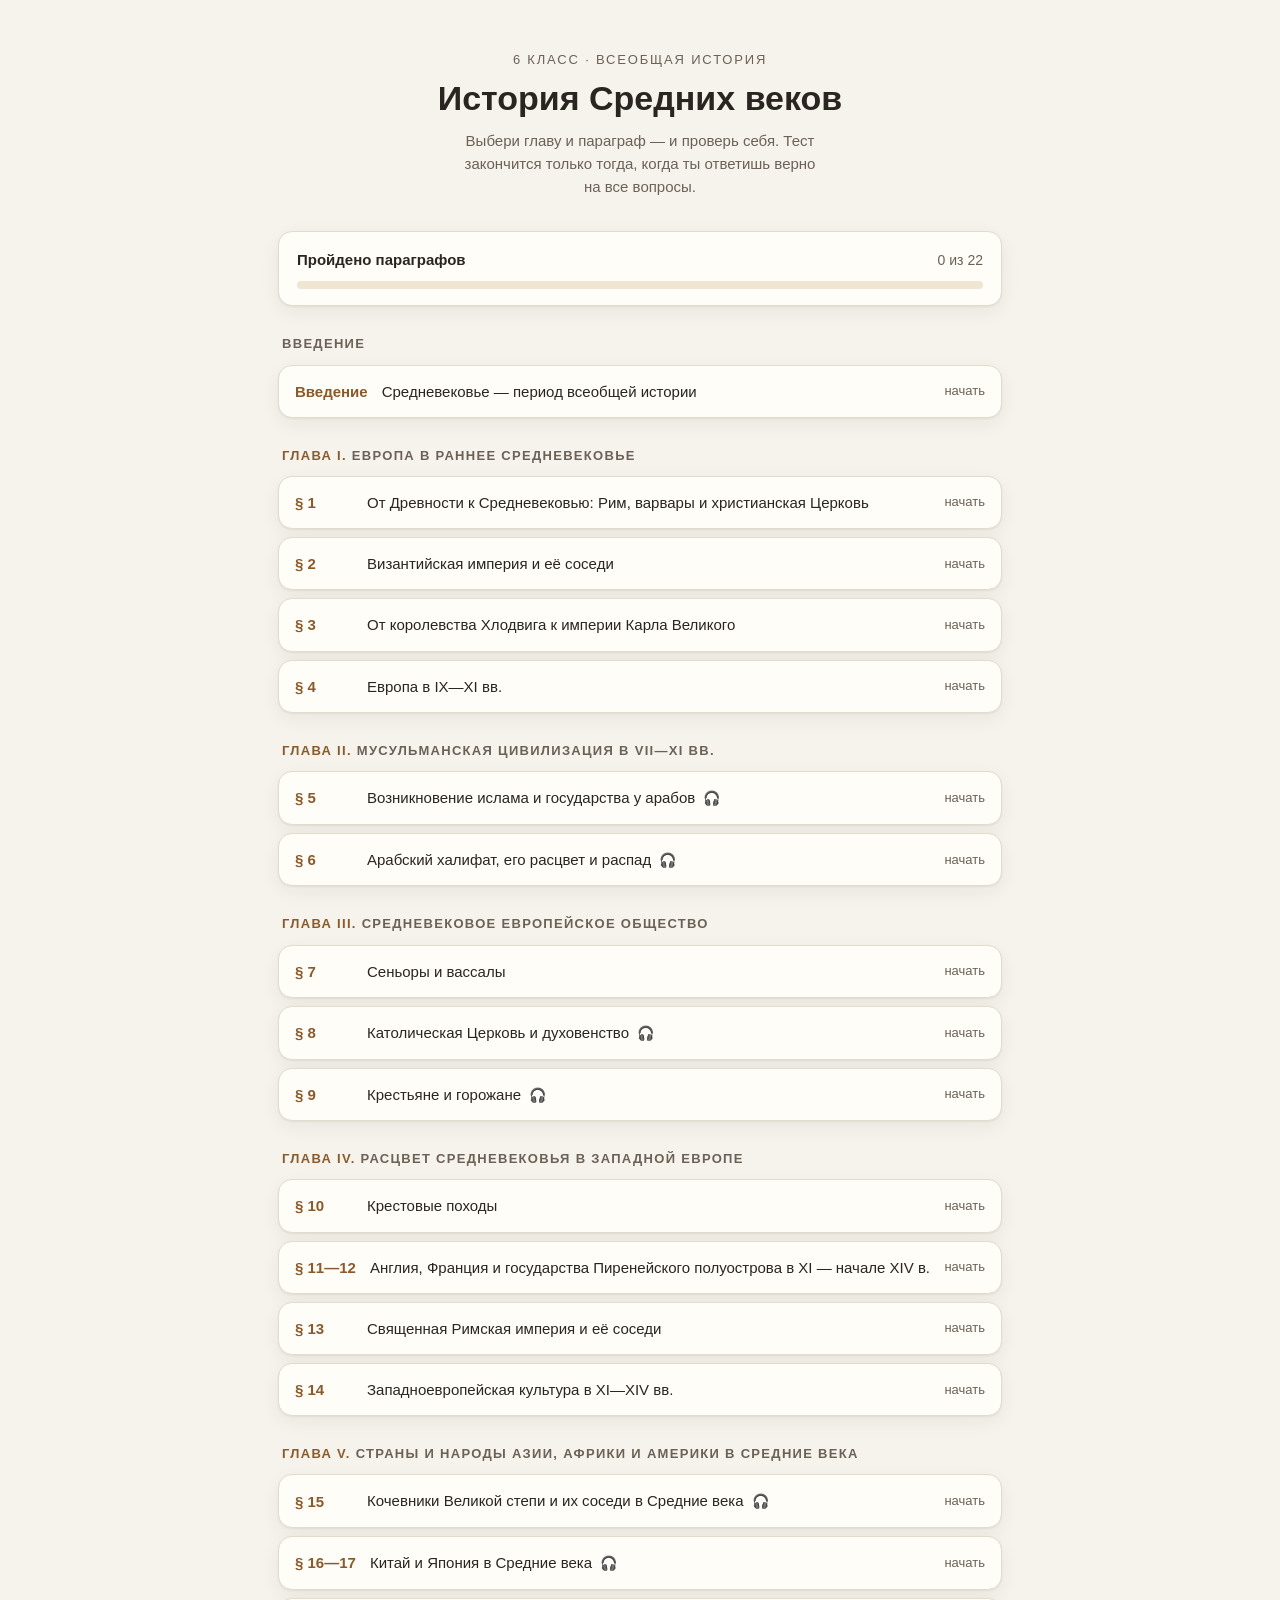
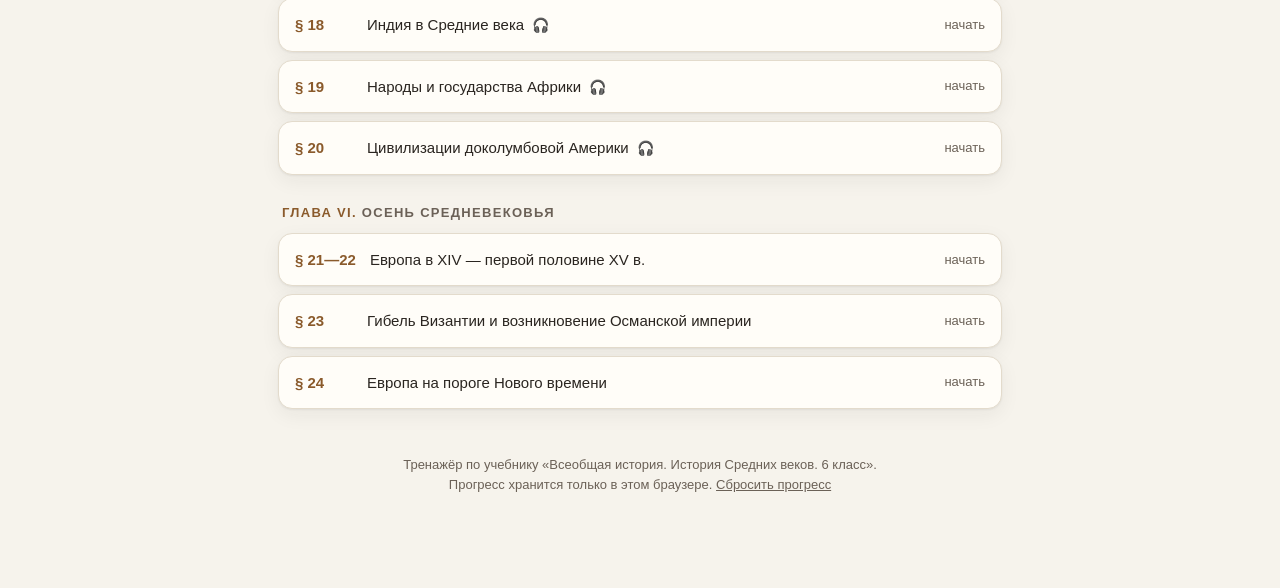
<file: index.html>
<!doctype html>
<html lang="ru">
<head>
<meta charset="utf-8">
<meta name="viewport" content="width=device-width, initial-scale=1">
<title>История Средних веков — тренажёр по параграфам</title>
<meta name="description" content="Тесты по всем параграфам учебника истории Средних веков для 6 класса.">
<link rel="stylesheet" href="assets/style.css">
<link rel="icon" href="data:image/svg+xml,<svg xmlns='http://www.w3.org/2000/svg' viewBox='0 0 100 100'><text y='.9em' font-size='90'>🏰</text></svg>">
</head>
<body>
<div class="wrap">

  <header class="site-head">
    <p class="kicker">6 класс · всеобщая история</p>
    <h1>История Средних веков</h1>
    <p class="lede">Выбери главу и параграф — и проверь себя. Тест закончится только тогда, когда ты ответишь верно на все вопросы.</p>
  </header>

  <section class="overall" id="overall" hidden>
    <div class="overall-row">
      <strong>Пройдено параграфов</strong>
      <span id="overall-text">0 из 0</span>
    </div>
    <div class="bar"><i id="overall-bar"></i></div>
  </section>

  <main id="content">
    <p class="loading">Загружаем содержание…</p>
  </main>

  <footer class="site-foot">
    <p>Тренажёр по учебнику «Всеобщая история. История Средних веков. 6 класс».<br>
    Прогресс хранится только в этом браузере. <button id="reset">Сбросить прогресс</button></p>
  </footer>

</div>
<script src="assets/app.js"></script>
</body>
</html>
</file>
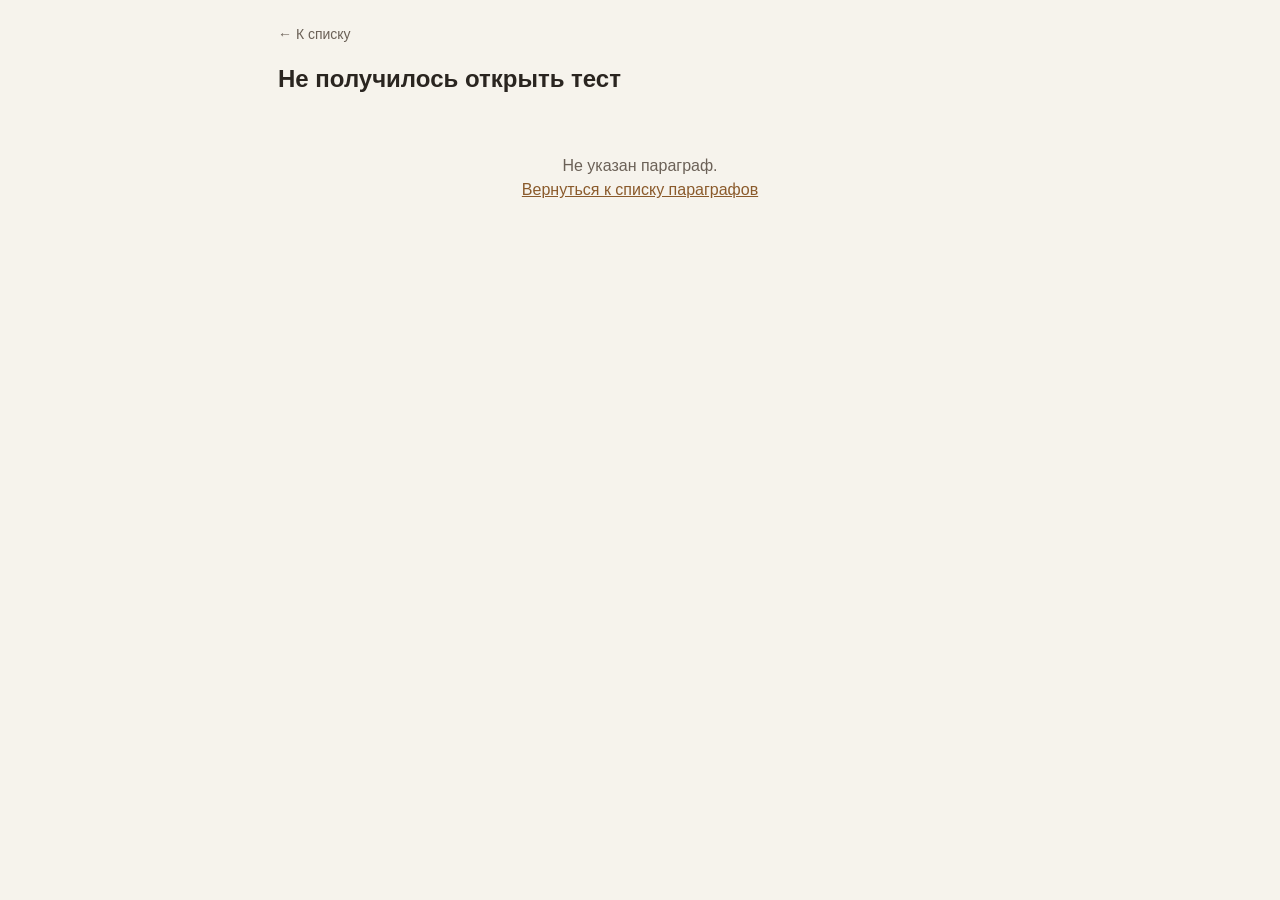
<file: test.html>
<!doctype html>
<html lang="ru">
<head>
<meta charset="utf-8">
<meta name="viewport" content="width=device-width, initial-scale=1">
<title>Тест по параграфу — История Средних веков</title>
<link rel="stylesheet" href="assets/style.css">
<link rel="icon" href="data:image/svg+xml,<svg xmlns='http://www.w3.org/2000/svg' viewBox='0 0 100 100'><text y='.9em' font-size='90'>🏰</text></svg>">
</head>
<body>
<div class="wrap">

  <div class="quiz-head">
    <a class="back" href="index.html">&larr; К списку</a>
  </div>

  <h1 class="quiz-title" id="q-title">Загружаем тест…</h1>
  <p class="quiz-sub" id="q-sub"></p>

  <div id="audio-box" hidden></div>

  <div id="progress-wrap" hidden>
    <div class="progress-line">
      <span id="p-left">—</span>
      <span id="p-done">—</span>
    </div>
    <div class="bar"><i id="p-bar"></i></div>
  </div>

  <main id="stage">
    <p class="loading">Минутку…</p>
  </main>

</div>
<script src="assets/quiz.js"></script>
</body>
</html>
</file>
<file: assets/style.css>
:root {
  --bg: #f6f3ec;
  --bg-card: #fffdf8;
  --ink: #2a2520;
  --ink-soft: #6b6157;
  --line: #e3dbcc;
  --accent: #8a5a2b;
  --accent-soft: #f0e4d2;
  --ok: #2e7d4f;
  --ok-bg: #e4f4ea;
  --bad: #b3261e;
  --bad-bg: #fbe6e4;
  --shadow: 0 1px 2px rgba(42, 37, 32, .06), 0 6px 20px rgba(42, 37, 32, .06);
  --radius: 14px;
}

@media (prefers-color-scheme: dark) {
  :root {
    --bg: #171512;
    --bg-card: #211e1a;
    --ink: #ece6dc;
    --ink-soft: #a89e91;
    --line: #37322b;
    --accent: #d9a566;
    --accent-soft: #3a2f22;
    --ok: #74d29b;
    --ok-bg: #1d3327;
    --bad: #f1938b;
    --bad-bg: #3a2320;
    --shadow: none;
  }
}

* { box-sizing: border-box; }

body {
  margin: 0;
  padding: 0;
  background: var(--bg);
  color: var(--ink);
  font: 16px/1.55 -apple-system, BlinkMacSystemFont, "Segoe UI", "Helvetica Neue", Arial, sans-serif;
  -webkit-font-smoothing: antialiased;
}

.wrap {
  max-width: 760px;
  margin: 0 auto;
  padding: 24px 18px 80px;
}

a { color: var(--accent); }

/* ---------- Шапка ---------- */

.site-head {
  text-align: center;
  padding: 26px 0 8px;
}

.site-head .kicker {
  font-size: 13px;
  letter-spacing: .14em;
  text-transform: uppercase;
  color: var(--ink-soft);
  margin: 0 0 8px;
}

.site-head h1 {
  font-size: clamp(24px, 6vw, 34px);
  line-height: 1.2;
  margin: 0 0 10px;
  font-weight: 700;
}

.site-head p.lede {
  color: var(--ink-soft);
  margin: 0 auto;
  max-width: 44ch;
  font-size: 15px;
}

/* ---------- Общий прогресс ---------- */

.overall {
  background: var(--bg-card);
  border: 1px solid var(--line);
  border-radius: var(--radius);
  padding: 16px 18px;
  margin: 24px 0 8px;
  box-shadow: var(--shadow);
}

.overall-row {
  display: flex;
  justify-content: space-between;
  align-items: baseline;
  gap: 12px;
  margin-bottom: 10px;
}

.overall-row strong { font-size: 15px; }
.overall-row span { color: var(--ink-soft); font-size: 14px; }

.bar {
  height: 8px;
  background: var(--accent-soft);
  border-radius: 99px;
  overflow: hidden;
}

.bar > i {
  display: block;
  height: 100%;
  width: 0;
  background: var(--accent);
  border-radius: 99px;
  transition: width .35s ease;
}

/* ---------- Главы ---------- */

.chapter {
  margin-top: 28px;
}

.chapter > h2 {
  font-size: 13px;
  letter-spacing: .1em;
  text-transform: uppercase;
  color: var(--ink-soft);
  margin: 0 0 10px 4px;
  font-weight: 600;
}

.chapter > h2 b {
  color: var(--accent);
  font-weight: 700;
}

.plist {
  list-style: none;
  margin: 0;
  padding: 0;
  display: grid;
  gap: 8px;
}

.pcard {
  display: flex;
  align-items: center;
  gap: 14px;
  background: var(--bg-card);
  border: 1px solid var(--line);
  border-radius: var(--radius);
  padding: 14px 16px;
  text-decoration: none;
  color: inherit;
  box-shadow: var(--shadow);
  transition: transform .12s ease, border-color .12s ease;
}

.pcard:hover { transform: translateY(-1px); border-color: var(--accent); }
.pcard:active { transform: translateY(0); }

.pcard .num {
  flex: none;
  min-width: 58px;
  font-weight: 700;
  color: var(--accent);
  font-size: 15px;
}

.pcard .ttl { flex: 1; font-size: 15px; }

.pcard .meta {
  flex: none;
  font-size: 13px;
  color: var(--ink-soft);
}

.pcard.done { border-color: var(--ok); }
.pcard.done .meta { color: var(--ok); font-weight: 600; }

/* ---------- Кнопки ---------- */

.btn {
  display: inline-block;
  border: 1px solid var(--accent);
  background: var(--accent);
  color: #fff;
  padding: 12px 22px;
  border-radius: 99px;
  font: inherit;
  font-weight: 600;
  cursor: pointer;
  text-decoration: none;
  transition: opacity .15s ease;
}

@media (prefers-color-scheme: dark) { .btn { color: #171512; } }

.btn:hover { opacity: .88; }
.btn:disabled { opacity: .45; cursor: default; }

.btn.ghost {
  background: transparent;
  color: var(--accent);
}

@media (prefers-color-scheme: dark) { .btn.ghost { color: var(--accent); } }

/* ---------- Страница теста ---------- */

.quiz-head {
  display: flex;
  align-items: center;
  gap: 12px;
  margin-bottom: 18px;
}

.quiz-head .back {
  text-decoration: none;
  color: var(--ink-soft);
  font-size: 14px;
  white-space: nowrap;
}

.quiz-head .back:hover { color: var(--accent); }

.quiz-title {
  margin: 0 0 4px;
  font-size: clamp(19px, 4.5vw, 24px);
  line-height: 1.25;
}

.quiz-sub {
  margin: 0 0 20px;
  color: var(--ink-soft);
  font-size: 14px;
}

.progress-line {
  display: flex;
  justify-content: space-between;
  font-size: 13px;
  color: var(--ink-soft);
  margin-bottom: 8px;
}

.card {
  background: var(--bg-card);
  border: 1px solid var(--line);
  border-radius: var(--radius);
  padding: 22px;
  box-shadow: var(--shadow);
  margin-top: 20px;
}

.question {
  font-size: clamp(17px, 4vw, 20px);
  line-height: 1.4;
  font-weight: 600;
  margin: 0 0 18px;
}

.repeat-tag {
  display: inline-block;
  font-size: 12px;
  font-weight: 600;
  letter-spacing: .04em;
  color: var(--accent);
  background: var(--accent-soft);
  border-radius: 99px;
  padding: 3px 10px;
  margin-bottom: 12px;
}

.options {
  display: grid;
  gap: 10px;
}

.opt {
  display: flex;
  align-items: flex-start;
  gap: 12px;
  width: 100%;
  text-align: left;
  background: transparent;
  border: 1.5px solid var(--line);
  border-radius: 12px;
  padding: 13px 15px;
  font: inherit;
  color: inherit;
  cursor: pointer;
  transition: border-color .12s ease, background .12s ease;
}

.opt:hover:not(:disabled) { border-color: var(--accent); background: var(--accent-soft); }
.opt:disabled { cursor: default; }

.opt .letter {
  flex: none;
  width: 24px;
  height: 24px;
  border-radius: 50%;
  background: var(--accent-soft);
  color: var(--accent);
  font-size: 13px;
  font-weight: 700;
  display: grid;
  place-items: center;
}

.opt.is-correct {
  border-color: var(--ok);
  background: var(--ok-bg);
}

.opt.is-correct .letter { background: var(--ok); color: var(--ok-bg); }

.opt.is-wrong {
  border-color: var(--bad);
  background: var(--bad-bg);
}

.opt.is-wrong .letter { background: var(--bad); color: var(--bad-bg); }

.opt.dim { opacity: .5; }

/* ---------- Разбор ---------- */

.feedback {
  margin-top: 18px;
  border-radius: 12px;
  padding: 15px 17px;
  border: 1px solid;
  font-size: 15px;
}

.feedback.good { border-color: var(--ok); background: var(--ok-bg); }
.feedback.bad { border-color: var(--bad); background: var(--bad-bg); }

.feedback .fb-title {
  font-weight: 700;
  margin: 0 0 6px;
  display: flex;
  align-items: center;
  gap: 8px;
}

.feedback.good .fb-title { color: var(--ok); }
.feedback.bad .fb-title { color: var(--bad); }

.feedback p { margin: 6px 0 0; }
.feedback .answer { font-weight: 600; }
.feedback .again { margin-top: 10px; font-size: 13.5px; color: var(--ink-soft); }

.actions { margin-top: 18px; display: flex; gap: 10px; flex-wrap: wrap; }

/* ---------- Финал ---------- */

.finish { text-align: center; padding: 34px 22px; }
.finish .emoji { font-size: 54px; line-height: 1; margin-bottom: 12px; }
.finish h2 { margin: 0 0 10px; font-size: clamp(22px, 5vw, 28px); }
.finish p { color: var(--ink-soft); margin: 0 auto 6px; max-width: 42ch; }
.finish .praise { color: var(--ink); font-size: 17px; }

.stats {
  display: flex;
  justify-content: center;
  gap: 26px;
  margin: 22px 0 26px;
  flex-wrap: wrap;
}

.stat b { display: block; font-size: 24px; color: var(--accent); }
.stat span { font-size: 13px; color: var(--ink-soft); }

.site-foot {
  margin-top: 46px;
  text-align: center;
  font-size: 13px;
  color: var(--ink-soft);
}

.site-foot button {
  background: none;
  border: none;
  color: var(--ink-soft);
  text-decoration: underline;
  cursor: pointer;
  font: inherit;
  padding: 0;
}

.loading, .error { text-align: center; color: var(--ink-soft); padding: 40px 0; }

/* ==========================================================
   Топорные весёлые анимации
   ========================================================== */

@keyframes shake {
  0%, 100% { transform: translateX(0) rotate(0deg); }
  15% { transform: translateX(-10px) rotate(-1.5deg); }
  30% { transform: translateX(9px) rotate(1.5deg); }
  45% { transform: translateX(-8px) rotate(-1deg); }
  60% { transform: translateX(7px) rotate(1deg); }
  75% { transform: translateX(-4px) rotate(-.5deg); }
  90% { transform: translateX(3px) rotate(.5deg); }
}

@keyframes pop {
  0% { transform: scale(1); }
  35% { transform: scale(1.035) rotate(-.6deg); }
  65% { transform: scale(.985) rotate(.4deg); }
  100% { transform: scale(1); }
}

@keyframes fly {
  0% { transform: translateY(-10vh) rotate(0deg); opacity: 1; }
  100% { transform: translateY(105vh) rotate(720deg); opacity: 1; }
}

@keyframes bounce-emoji {
  0%, 100% { transform: translateY(0) scale(1); }
  30% { transform: translateY(-22px) scale(1.12); }
  55% { transform: translateY(0) scale(.94); }
  75% { transform: translateY(-9px) scale(1.04); }
}

@keyframes wiggle {
  0%, 100% { transform: rotate(-3deg); }
  50% { transform: rotate(3deg); }
}

@keyframes slide-in {
  from { opacity: 0; transform: translateY(14px); }
  to { opacity: 1; transform: translateY(0); }
}

@keyframes stripes {
  from { background-position: 0 0; }
  to { background-position: 28px 0; }
}

@keyframes flash-green {
  0%, 100% { box-shadow: 0 0 0 0 rgba(46, 125, 79, 0); }
  40% { box-shadow: 0 0 0 9px rgba(46, 125, 79, .22); }
}

/* Карточка реагирует на ответ */
.card.answered-wrong { animation: shake .55s cubic-bezier(.36, .07, .19, .97) both; }
.card.answered-right { animation: pop .45s ease both; }

/* Правильная кнопка подмигивает */
.opt.is-correct { animation: flash-green .8s ease both; }

/* Разбор выезжает снизу */
.feedback { animation: slide-in .32s ease both; }

/* Значок в разборе пляшет */
.feedback .fb-icon {
  display: inline-block;
  font-size: 20px;
  animation: wiggle .5s ease-in-out 3;
}

.feedback.good .fb-icon { animation: bounce-emoji .7s ease 2; }

/* Полосатый прогресс-бар */
.bar > i {
  background-image: linear-gradient(
    45deg,
    rgba(255, 255, 255, .28) 25%, transparent 25%,
    transparent 50%, rgba(255, 255, 255, .28) 50%,
    rgba(255, 255, 255, .28) 75%, transparent 75%
  );
  background-size: 28px 28px;
  animation: stripes .9s linear infinite;
}

/* Кнопки вдавливаются */
.btn:active { transform: scale(.94); }
.opt:active:not(:disabled) { transform: scale(.985); }

/* Плашка «этот вопрос уже был» покачивается */
.repeat-tag { animation: wiggle .6s ease-in-out 2; transform-origin: center; }

/* Финал */
.finish .emoji { animation: bounce-emoji 1s ease infinite; }
.finish h2 { animation: wiggle .55s ease-in-out 3; }
.finish .stat b { animation: pop .5s ease both; }

/* Летящие эмодзи */
#confetti {
  position: fixed;
  inset: 0;
  pointer-events: none;
  overflow: hidden;
  z-index: 50;
}

#confetti span {
  position: absolute;
  top: 0;
  font-size: 26px;
  animation: fly linear forwards;
  will-change: transform;
}

/* Уважаем настройку «меньше движения» */
@media (prefers-reduced-motion: reduce) {
  .card.answered-wrong,
  .card.answered-right,
  .opt.is-correct,
  .feedback,
  .feedback .fb-icon,
  .repeat-tag,
  .finish .emoji,
  .finish h2,
  .finish .stat b,
  .bar > i,
  #confetti span { animation: none !important; }
  #confetti { display: none; }
  .btn:active, .opt:active:not(:disabled) { transform: none; }
}

/* ==========================================================
   Мобильная версия
   ========================================================== */

html, body { overflow-x: hidden; }

@media (max-width: 600px) {

  body { font-size: 16px; }

  .wrap { padding: 12px 16px 56px; }

  .site-head { padding: 14px 0 4px; }
  .site-head .kicker { font-size: 12px; margin-bottom: 6px; }
  .site-head p.lede { font-size: 14.5px; }

  .overall { margin: 18px 0 4px; padding: 14px 16px; }

  .chapter { margin-top: 22px; }
  .chapter > h2 { font-size: 12.5px; letter-spacing: .06em; line-height: 1.4; margin-left: 2px; }

  /* Карточка параграфа: номер и статус сверху, название — во всю ширину */
  .pcard {
    flex-wrap: wrap;
    gap: 6px 10px;
    padding: 14px 16px;
    min-height: 64px;
  }

  .pcard .num { min-width: 0; font-size: 14px; }

  .pcard .meta {
    margin-left: auto;
    font-size: 12.5px;
  }

  .pcard .ttl {
    flex: 0 0 100%;
    order: 3;
    font-size: 15.5px;
    line-height: 1.35;
  }

  /* Тест */
  .quiz-head { margin-bottom: 12px; }
  .quiz-title { font-size: 20px; }
  .quiz-sub { margin-bottom: 14px; font-size: 13.5px; }
  .progress-line { font-size: 12.5px; gap: 10px; }

  .card { padding: 18px 16px; margin-top: 16px; border-radius: 16px; }

  .question { font-size: 18px; margin-bottom: 16px; }

  /* Кнопки-ответы: крупные, удобно попадать пальцем */
  .opt {
    padding: 15px 14px;
    min-height: 56px;
    align-items: center;
    font-size: 16px;
    border-radius: 14px;
  }

  .opt .letter { width: 28px; height: 28px; font-size: 14px; }

  .feedback { padding: 14px 15px; font-size: 15px; }

  /* Главная кнопка «Дальше» — во всю ширину, её невозможно не заметить */
  .actions { margin-top: 16px; }
  .actions .btn { flex: 1 1 100%; text-align: center; padding: 15px 20px; font-size: 16.5px; }

  .finish { padding: 26px 16px; }
  .finish .emoji { font-size: 46px; }
  .stats { gap: 18px; margin: 18px 0 22px; }
  .stat b { font-size: 21px; }

  .site-foot { margin-top: 32px; font-size: 12.5px; }
}

/* Совсем узкие экраны */
@media (max-width: 360px) {
  .wrap { padding: 12px 12px 48px; }
  .card { padding: 16px 13px; }
  .opt { font-size: 15.5px; padding: 14px 12px; }
  .stats { gap: 12px; }
}

/* Пальцем, а не мышкой: убираем «залипающий» ховер на тач-экранах */
@media (hover: none) {
  .pcard:hover { transform: none; border-color: var(--line); }
  .opt:hover:not(:disabled) { border-color: var(--line); background: transparent; }
  .btn:hover { opacity: 1; }
}

/* ==========================================================
   Аудиопересказ
   ========================================================== */

.audio-card {
  background: var(--bg-card);
  border: 1px solid var(--accent);
  border-radius: var(--radius);
  padding: 16px 18px;
  margin-bottom: 18px;
  box-shadow: var(--shadow);
}

.audio-title {
  margin: 0 0 4px;
  font-weight: 700;
  font-size: 16px;
}

.audio-hint {
  margin: 0 0 12px;
  font-size: 13.5px;
  color: var(--ink-soft);
  line-height: 1.4;
}

.audio-card audio {
  width: 100%;
  display: block;
}

/* Значок наушников в списке параграфов */
.ear {
  margin-left: 8px;
  font-size: 14px;
  white-space: nowrap;
}

@media (max-width: 600px) {
  .audio-card { padding: 14px 15px; margin-bottom: 14px; border-radius: 16px; }
  .audio-title { font-size: 15.5px; }
  .audio-hint { font-size: 13px; }
}
</file>
